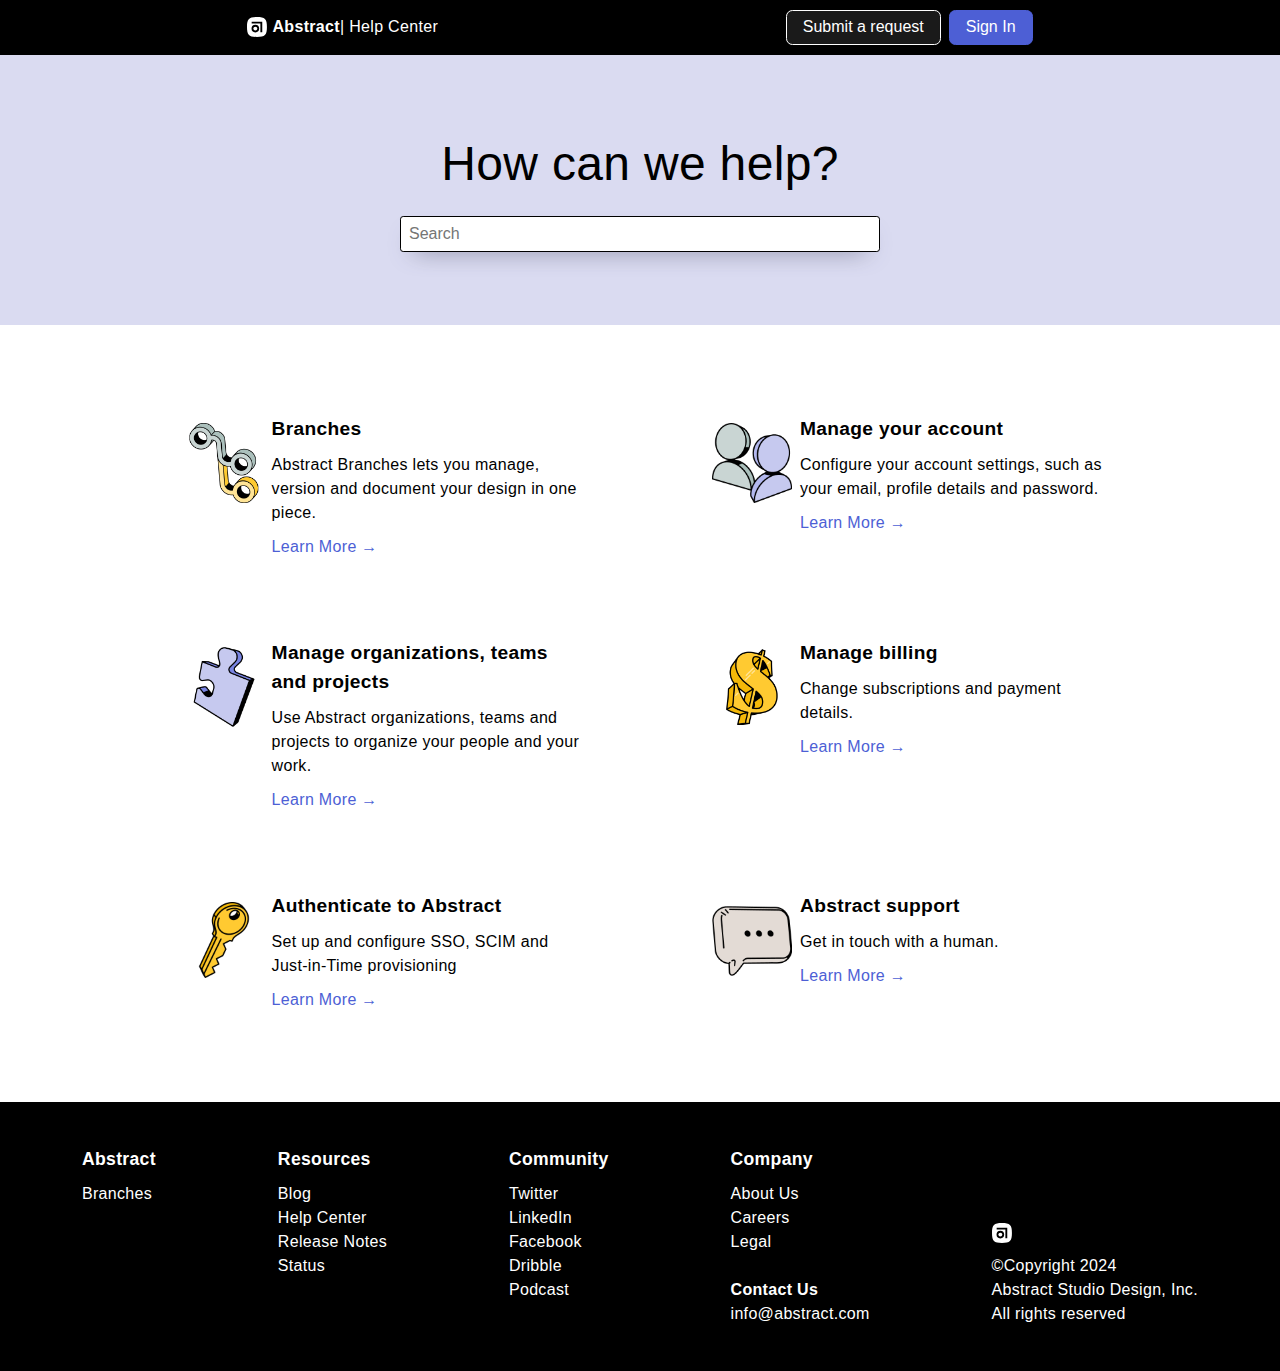
<file: index.html>
<!DOCTYPE html>
<html lang="en">

<head>
    <meta charset="UTF-8">
    <meta http-equiv="X-UA-Compatible" content="IE=edge">
    <meta name="viewport" content="width=device-width, initial-scale=1.0">
    <title>Abstract</title>
    <link rel="stylesheet" href="style.css">

    <link rel="icon" href="assets/asset 8.svg" type="image/x-icon">
</head>

<body>
    <nav id="top-bar">
        <div id="top-logo">
            <img src="./assets/asset 8.svg" alt="logo" class="logo-img">
            <header id="logo-name"><a href="#">Abstract</a><span>| Help Center</span></header>
        </div>
        <div id="top-button">
            <button class="site-button">Submit a request</button>
            <button class="site-button">Sign In</button>
        </div>
    </nav>

    <header id="header-bgc">
        <h1>How can we help?</h1>
        <input type="text" name="search" id="search" placeholder="Search">
    </header>

    <main>
        <div class="even-box">
            <section class="box">
                <img src="assets/asset 0.png" alt="Branches">
                <div class="box-content">
                    <h2>Branches</h2>
                    <p>Abstract Branches lets you manage, version and document your design in one piece.</p>
                    <a href="#">Learn More &#8594;</a>
                </div>
            </section>
            <section class="box">
                <img src="assets/asset 1.png" alt="Manage your account">
                <div class="box-content">
                    <h2>Manage your account</h2>
                    <p>Configure your account settings, such as your email, profile details and password.</p>
                    <a href="#">Learn More &#8594;</a>
                </div>
            </section>
        </div>
        <div class="even-box">
            <section class="box">
                <img src="assets/asset 2.png" alt="Manage organizations, teams and projects">
                <div class="box-content">
                    <h2>Manage organizations, teams and projects</h2>
                    <p>Use Abstract organizations, teams and projects to organize your people and your work.</p>
                    <a href="#">Learn More &#8594;</a>
                </div>
            </section>
            <section class="box">
                <img src="assets/asset 3.png" alt="Manage billing">
                <div class="box-content">
                    <h2>Manage billing</h2>
                    <p>Change subscriptions and payment details.</p>
                    <a href="#">Learn More &#8594;</a>
                </div>
            </section>
        </div>
        <div class="even-box">
            <section class="box">
                <img src="assets/asset 4.png" alt="Authenticate to Abstract">
                <div class="box-content">
                    <h2>Authenticate to Abstract</h2>
                    <p>Set up and configure SSO, SCIM and Just-in-Time provisioning</p>
                    <a href="#">Learn More &#8594;</a>
                </div>
            </section>
            <section class="box">
                <img src="assets/asset 5.png" alt="Abstract support">
                <div class="box-content">
                    <h2>Abstract support</h2>
                    <p>Get in touch with a human.</p>
                    <a href="#">Learn More &#8594;</a>
                </div>
            </section>
        </div>
    </main>

    <div id="bottom-nav-bgc">
        <nav id="bottom-nav">
            <div class="nav-content">
                <ul>
                    <li>Abstract</li>
                    <li><a href="#">Branches</a></li>
                </ul>
            </div>
            <div class="nav-content">
                <ul>
                    <li>Resources</li>
                    <li><a href="#">Blog</a></li>
                    <li><a href="#">Help Center</a></li>
                    <li><a href="#">Release Notes</a></li>
                    <li><a href="#">Status</a></li>
                </ul>
            </div>
            <div class="nav-content">
                <ul>
                    <li>Community</li>
                    <li><a href="#">Twitter</a></li>
                    <li><a href="#">LinkedIn</a></li>
                    <li><a href="#">Facebook</a></li>
                    <li><a href="#">Dribble</a></li>
                    <li><a href="#">Podcast</a></li>
                </ul>
            </div>
            <div class="nav-content">
                <ul>
                    <li>Company</li>
                    <li><a href="#">About Us</a></li>
                    <li><a href="#">Careers</a></li>
                    <li><a href="#">Legal</a></li>
                    <li><br></li>
                    <li>Contact Us</li>
                    <li>info@abstract.com</li>
                </ul>
            </div>
            <div class="nav-content">
                <ul>
                    <li class="nav-logo"><img src="assets/asset 8.svg" alt="" class="logo-img"></li>
                    <li><span>&#169;</span>Copyright 2024</li>
                    <li>Abstract Studio Design, Inc.</li>
                    <li>All rights reserved</li>
                </ul>
            </div>
        </nav>
    </div>
</body>

</html>
</file>
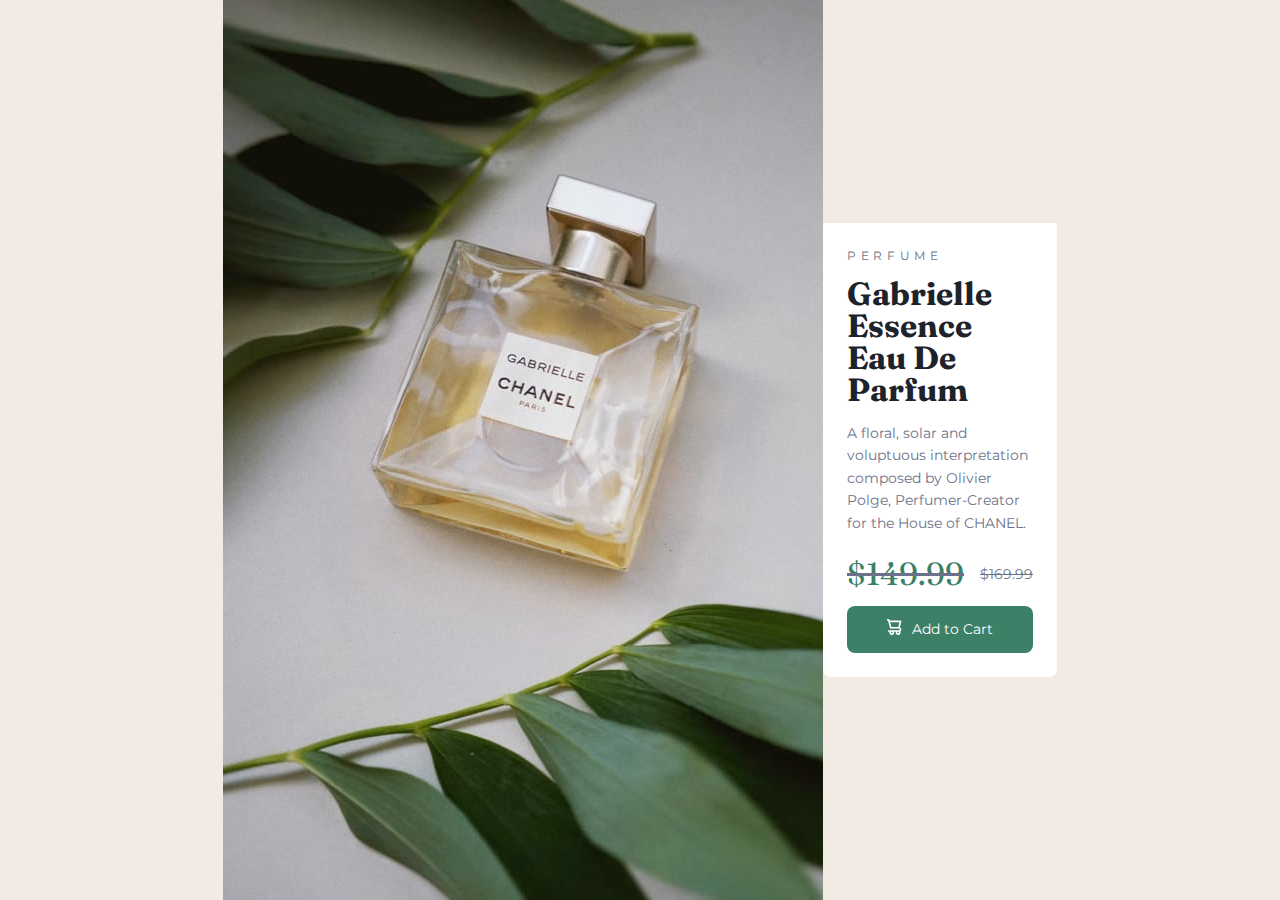
<file: Product preview card component/index.html>
<!DOCTYPE html>
<html lang="en">

<head>
    <meta charset="UTF-8">
    <meta name="viewport" content="width=device-width, initial-scale=1.0">
    <!-- displays site properly based on user's device -->

    <link rel="icon" type="image/png" sizes="32x32" href="./images/favicon-32x32.png">

    <link rel="preconnect" href="https://fonts.googleapis.com">
    <link rel="preconnect" href="https://fonts.gstatic.com" crossorigin>
    <link href="https://fonts.googleapis.com/css2?family=Montserrat:wght@500;700&display=swap" rel="stylesheet">

    <link rel="preconnect" href="https://fonts.googleapis.com">
    <link rel="preconnect" href="https://fonts.gstatic.com" crossorigin>
    <link href="https://fonts.googleapis.com/css2?family=Fraunces:opsz,wght@9..144,700&display=swap" rel="stylesheet">

    <link rel="stylesheet" href="style.css">

    <title>Frontend Mentor | Product preview card component</title>

    <!-- Feel free to remove these styles or customise in your own stylesheet 👍 -->
    <style>
        .attribution {
            font-size: 11px;
            text-align: center;
        }

        .attribution a {
            color: hsl(228, 45%, 44%);
        }
    </style>
</head>

<body>
    <div class="perfume-box">
        <img class="perfume-img-mobile" src="images/image-product-mobile.jpg" alt="perfume-img">
        <img class="perfume-img-desktop" src="images/image-product-desktop.jpg" alt="perfume-img">
        <div class="perfume-content">
            <div>Perfume</div>

            <div>Gabrielle Essence Eau De Parfum</div>

            <div>A floral, solar and voluptuous interpretation composed by Olivier Polge, Perfumer-Creator for the House
                of CHANEL.</div>

            <div> <span>$149.99</span>$169.99</div>

            <button>
                <svg width="15" height="16" xmlns="http://www.w3.org/2000/svg">
                    <path
                        d="M14.383 10.388a2.397 2.397 0 0 0-1.518-2.222l1.494-5.593a.8.8 0 0 0-.144-.695.8.8 0 0 0-.631-.28H2.637L2.373.591A.8.8 0 0 0 1.598 0H0v1.598h.983l1.982 7.4a.8.8 0 0 0 .799.59h8.222a.8.8 0 0 1 0 1.599H1.598a.8.8 0 1 0 0 1.598h.943a2.397 2.397 0 1 0 4.507 0h1.885a2.397 2.397 0 1 0 4.331-.376 2.397 2.397 0 0 0 1.12-2.021ZM11.26 7.99H4.395L3.068 3.196h9.477L11.26 7.991Zm-6.465 6.392a.8.8 0 1 1 0-1.598.8.8 0 0 1 0 1.598Zm6.393 0a.8.8 0 1 1 0-1.598.8.8 0 0 1 0 1.598Z"
                        fill="#FFF" />
                </svg>
                Add to Cart</button>
        </div>
    </div>
    





    <div class="attribution">
        Challenge by <a href="https://www.frontendmentor.io?ref=challenge" target="_blank">Frontend Mentor</a>.
        Coded by <a href="https://github.com/karolfaltyn">Karol Faltyn</a>.
    </div>
</body>

</html>
</file>
<file: style.css>
:root {
  /* Custom properties (variables) */

  --clr-secondary-200: hsl(232, 62%, 40%);
  --clr-secondary-300: hsl(232, 62%, 50%);
  --clr-secondary-400: hsl(232, 62%, 57%); /* use in 30%  or 15% each */

  --clr-primary-400: hsl(237, 45%, 90%); /* use in 60%  */

  --clr-neutral-100: hsl(0, 0%, 0%);
  --clr-neutral-200: hsl(0, 0%, 10%);
  --clr-neutral-300: hsl(0, 0%, 15%);
  --clr-neutral-900: hsl(0, 0%, 100%);

  --ff-primary: "Gill Sans", "Gill Sans MT", Calibri, "Trebuchet MS", sans-serif;

  --ff-body: var(--ff-primary);
  --ff-heading: var(--ff-primary);

  --fw-regular: 400;
  --fw-semi-bold: 500;
  --fw-bold: 700;

  --fs-300: 1rem; /* 16px - h3 */
  --fs-400: 1.1rem; /* 17.6px - h3 */
  --fs-500: 1.125rem; /* 18px - p */
  --fs-700: 1.2rem; /* 19.2px - h2 */
  --fs-900: 3rem; /* 48px - h1 */

  --fs-button: var(--fs-300);
  --fs-nav: var(--fs-300);
  --fs-body: var(--fs-500);
  --fs-tertiary-heading: var(--fs-400);
  --fs-secondary-heading: var(--fs-700);
  --fs-primary-heading: var(--fs-900);

  --max-width: 1600px;
  --padding: 1rem;
}

/* max-width: 800px */
@media (max-width: 50em) {
  :root {
    --fs-700: 1.05rem; /* 16.8px - h2 */
    --fs-900: 2.5rem; /* 40px - h1 */
  }
}

/* Box sizing rules, remove default margin */
*,
*::before,
*::after {
  box-sizing: border-box;
  margin: 0;
  padding: 0;
  font: inherit;
}

/* Remove list styles on ul, ol elements with a list role, which suggests default styling will be removed */
ul[role="list"],
ol[role="list"] {
  list-style: none;
}

/* Set core root defaults */
html:focus-within {
  scroll-behavior: smooth;
}

html,
body {
  height: 100%;
}

/* Set core body defaults */
body {
  text-rendering: optimizeSpeed;
  line-height: 1.5;
}

/* A elements that don't have a class get default styles */
a:not([class]) {
  text-decoration-skip-ink: auto;
}

/* Make images easier to work with */
img,
picture,
svg {
  max-width: 100%;
  display: block;
}

/* Remove all animations, transitions and smooth scroll for people that prefer not to see them */
@media (prefers-reduced-motion: reduce) {
  html:focus-within {
    scroll-behavior: auto;
  }

  *,
  *::before,
  *::after {
    animation-duration: 0.01ms !important;
    animation-iteration-count: 1 !important;
    transition-duration: 0.01ms !important;
    scroll-behavior: auto !important;
  }
}

body {
  font-family: var(--ff-primary);
  font-weight: var(--fw-regular);
  letter-spacing: 0.02rem;
}

main {
  width: min(var(--max-width), 100% - (var(--padding) * 2));
  margin-inline: auto;
}

/* top-bar styling */

#top-bar {
  background-color: var(--clr-neutral-100);
  display: flex;
  color: var(--clr-neutral-900);
  padding: 0.6rem;
  justify-content: space-around;
  font-size: var(--fs-nav);
}

#top-logo,
#top-button {
  display: flex;
  align-items: center;
  flex-wrap: nowrap;
}

.logo-img {
  height: 20px;
  width: 25px;
}

#logo-name a {
  font-weight: var(--fw-bold);
  cursor: pointer;
  text-decoration: none;
  color: var(--clr-neutral-900);
  transition: all 0.5s;
}

#logo-name a:hover {
  color: var(--clr-secondary-400);
}

#top-logo {
  margin-left: 5vw;
}

#top-button {
  gap: 0.5rem;
  margin-right: 5vw;
}

.site-button {
  border-radius: 0.4rem;
  cursor: pointer;
  font-size: var(--fs-button);
  font-weight: var(--fw-semi-bold);
  width: fit-content;
  padding-inline: 1rem;
  padding-block: 0.3rem;
}

/* max-width: 480 */
@media (max-width: 30em) {
  #top-button {
    flex-direction: column;
  }

  .site-button {
    width: 9rem;
  }
}

.site-button:nth-child(1) {
  background-color: var(--clr-neutral-200);
  color: var(--clr-neutral-900);
  border: 1px solid var(--clr-neutral-900);
  transition: all 0.5s;
}

.site-button:nth-child(1):hover {
  background-color: var(--clr-neutral-300);
  color: var(--clr-secondary-400);
  scale: 1.05;
}

.site-button:nth-child(2) {
  background-color: var(--clr-secondary-400);
  color: var(--clr-neutral-900);
  border: 1px solid var(--clr-secondary-400);
  transition: all 0.5s;
}

.site-button:nth-child(2):hover {
  background-color: var(--clr-secondary-300);
  border: 1px solid var(--clr-secondary-300);
  scale: 1.05;
}

/* content styling */

#header-bgc {
  background-color: var(--clr-primary-400);
  height: 30vh;
  display: flex;
  flex-direction: column;
  justify-content: center;
  align-items: center;
  gap: var(--padding);
  margin-bottom: 10vh;
}

#header-bgc h1 {
  font-size: var(--fs-primary-heading);
  text-align: center;
}

#header-bgc input {
  width: min(30rem, 60vw);
  height: 4vh;
  -webkit-box-shadow: 0px 10px 24px -14px rgba(66, 68, 90, 1);
  -moz-box-shadow: 0px 10px 24px -14px rgba(66, 68, 90, 1);
  box-shadow: 0px 10px 24px -14px rgba(66, 68, 90, 1);
  border: 1px solid #000;
  border-radius: 0.2rem;
  transition: all 0.5s;
  padding: 0.5rem;
}

#header-bgc input:hover,
#header-bgc input:focus {
  scale: 1.1;
}

main {
  display: flex;
  justify-content: center;
  align-items: center;
  gap: 5rem;
  flex-direction: column;
  margin-bottom: 10vh;
}

.even-box {
  display: flex;
  justify-content: center;
  gap: 10vw;
}

/* max-width: 800px */
@media (max-width: 50em) {
  main {
    gap: 4rem;
  }
  .even-box {
    flex-direction: column;
    gap: 4rem;
  }
}

.box {
  display: flex;
  max-width: 45ch;
}

.box-content h2 {
  font-size: var(--fs-secondary-heading);
  font-weight: var(--fw-bold);
  margin-bottom: 0.6rem;
}

.box-content p {
  width: 35ch;
  margin-bottom: 0.6rem;
}

.box-content a {
  text-decoration: none;
  color: var(--clr-secondary-400);
}

.box-content a:hover {
  color: var(--clr-secondary-200);
}

/* bottom-nav styling */

#bottom-nav-bgc {
  height: fit-content;
  background-color: var(--clr-neutral-100);
  color: var(--clr-neutral-900);
}

#bottom-nav {
  display: flex;
  justify-content: space-around;
  flex-wrap: wrap;
  gap: 5rem;
  padding: 5vh;
  width: min(var(--max-width), 100% - (var(--padding) * 2));
  margin-inline: auto;
}

.nav-content li {
  font-size: var(--fs-nav);
  line-height: 1.5rem;
  font-weight: var(--fw-semi-bold);
  list-style: none;
}

.nav-content li:nth-child(1) {
  font-size: var(--fs-tertiary-heading);
  font-weight: var(--fw-bold);
  margin-bottom: 0.7rem;
}

.nav-content:nth-child(4) li:nth-child(6) {
  font-weight: var(--fw-bold);
}

.nav-content:nth-child(5) {
  align-self: flex-end;
}

/* max-width: 800px */
@media (max-width: 50em) {
  #bottom-nav {
    flex-direction: column;
    text-align: center;
    gap: 2.5rem;
  }

  .nav-content,
  .nav-content:nth-child(5) {
    align-self: center;
  }

  .nav-logo {
    display: flex;
    align-items: center;
    flex-direction: column;
  }
}

.nav-content a {
  text-decoration: none;
  color: var(--clr-neutral-900);
  cursor: pointer;
}

.nav-content a:hover {
  color: var(--clr-secondary-400);
}

main img {
  height: 5rem;
  width: 5rem;
  margin: 0.5rem;
}

@media (max-width: 37.5em) {
  #logo-name span {
    visibility: hidden;
  }
}

@media (max-width: 25em) {
  #top-logo img {
    display: none;
  }
  #top-logo,
  #logo-name {
    display: flex;
    justify-content: center;
    align-items: center;
    margin: 0;
    margin-left: 0.5rem;
  }
  .box img {
    display: none;
  }
  .box-content p {
    width: auto;
  }
}
</file>
<file: Product preview card component/style.css>
:root {
  /* Custom properties (variables) */

  --clr-primary-700: hsl(30, 38%, 92%);
  --clr-primary-500: hsl(158, 36%, 20%);
  --clr-primary-400: hsl(158, 36%, 37%);

  --clr-neutral-100: hsl(0, 0%, 0%);
  --clr-neutral-300: hsl(212, 21%, 14%);
  --clr-neutral-600: hsl(228, 12%, 48%);
  --clr-neutral-900: hsl(0, 0%, 100%);

  --ff-primary: "Montserrat", sans-serif;
  --ff-secondary: "Fraunces", serif;

  --ff-body: var(--ff-primary);
  --ff-heading: var(--ff-secondary);

  --fw-regular: 500;
  --fw-bold: 700;

  --fs-300: 0.75rem; /* 16px - small things date, button etc. */
  --fs-400: 0.875rem; /* 14px - p */
  --fs-800: 2rem; /* 32px - h1 */

  --fs-button: var(--fs-300);
  --fs-body: var(--fs-400);
  --fs-blockquote: var(--fs-500);
  --fs-primary-heading: var(--fs-800);

  --max-width: 612px;
  --padding: 1rem;
}

/* min-width: 800px */
@media (min-width: 50em) {
  :root {
    --fs-800: 2rem; /* 48px - h1 */
  }
}

/* Box sizing rules, remove default margin */
*,
*::before,
*::after {
  box-sizing: border-box;
  margin: 0;
  padding: 0;
  font: inherit;
}

/* Remove list styles on ul, ol elements with a list role, which suggests default styling will be removed */
ul[role="list"],
ol[role="list"] {
  list-style: none;
}

/* Set core root defaults */
html:focus-within {
  scroll-behavior: smooth;
}

html,
body {
  height: 100%;
}

/* Set core body defaults */
body {
  text-rendering: optimizeSpeed;
  line-height: 1.5;
}

/* A elements that don't have a class get default styles */
a:not([class]) {
  text-decoration-skip-ink: auto;
}

/* Make images easier to work with */
img,
picture,
svg {
  max-width: 100%;
  display: block;
}

/* Remove all animations, transitions and smooth scroll for people that prefer not to see them */
@media (prefers-reduced-motion: reduce) {
  html:focus-within {
    scroll-behavior: auto;
  }

  *,
  *::before,
  *::after {
    animation-duration: 0.01ms !important;
    animation-iteration-count: 1 !important;
    transition-duration: 0.01ms !important;
    scroll-behavior: auto !important;
  }
}

/* general styling */

body {
  width: min(var(--max-width), 100% - (var(--padding) * 2));
  margin-inline: auto;

  background-color: var(--clr-primary-700);
  color: var(--clr-neutral-600);
  font-size: var(--fs-body);
  font-family: var(--ff-body);
  font-weight: var(--fw-normal);
}

.perfume-box {
  margin-bottom: 0.6rem;
}

@media (min-width: 55em) {
  .perfume-box {
    display: flex;
    justify-content: center;
    align-items: center;
    position: absolute;
    top: 50%;
    left: 50%;
    transform: translate(-50%, -50%);
    margin: 0;
  }

}

.perfume-img-mobile {
  margin-top: 1.5rem;
  border-radius: 0.5rem 0.5rem 0 0;
}

.perfume-img-desktop {
  display: none;
}

@media (min-width: 55em) {
  .perfume-img-mobile {
    display: none;
  }

  .perfume-img-desktop {
    display: block;
  }
}

.perfume-content {
  background-color: var(--clr-neutral-900);
  padding: 1.5rem;
  border-radius: 0 0 0.5rem 0.5rem;
}

@media (min-width: 55em) {
  .perfume-content{
    flex: 1;
  }
}

.perfume-content div:nth-child(1) {
  text-transform: uppercase;
  letter-spacing: 0.29rem;
  font-size: 12px;
  padding-block-end: 0.3rem;
}

.perfume-content div:nth-child(2) {
  color: var(--clr-neutral-300);
  font-family: var(--ff-heading);
  font-size: var(--fs-primary-heading);
  font-weight: var(--fw-bold);
  line-height: 2rem;
  padding-block: 0.5rem;
}

.perfume-content div:nth-child(3) {
  padding-block: 0.5rem;
  line-height: 1.4rem;
}

.perfume-content div:nth-child(4) {
  text-decoration: line-through;
  display: flex;
  align-items: center;
}

.perfume-content span {
  padding-inline-end: var(--padding);
  color: var(--clr-primary-400);
  font-size: var(--fs-primary-heading);
  font-family: var(--ff-secondary);
  padding-block: 0.5rem;
}

.perfume-content button {
  background-color: var(--clr-primary-400);
  color: var(--clr-neutral-900);
  border-radius: 0.5rem;
  border: none;
  cursor: pointer;
  padding-block: 0.8rem;
  width: 100%;
  display: flex;
  justify-content: center;
  gap: 0.6rem;
}

.perfume-content button:hover {
  background-color: var(--clr-primary-500);
}
</file>
